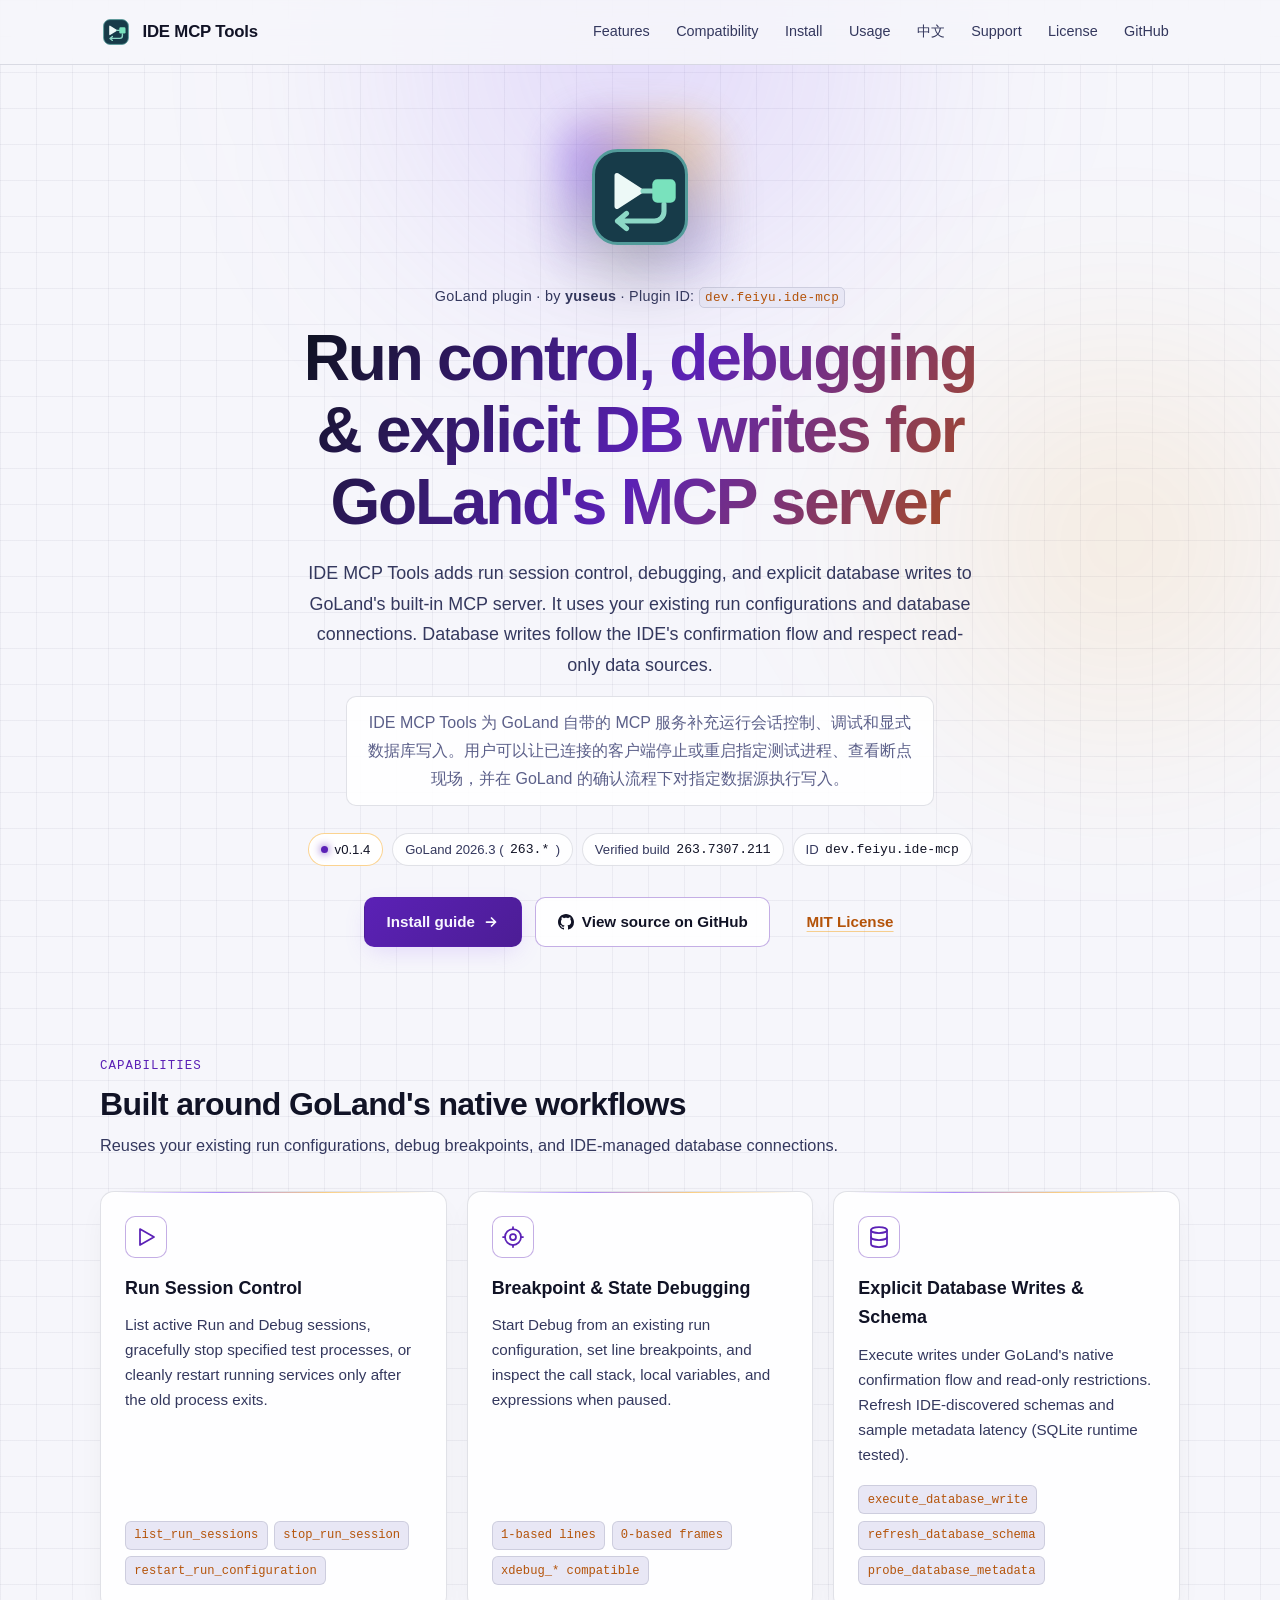
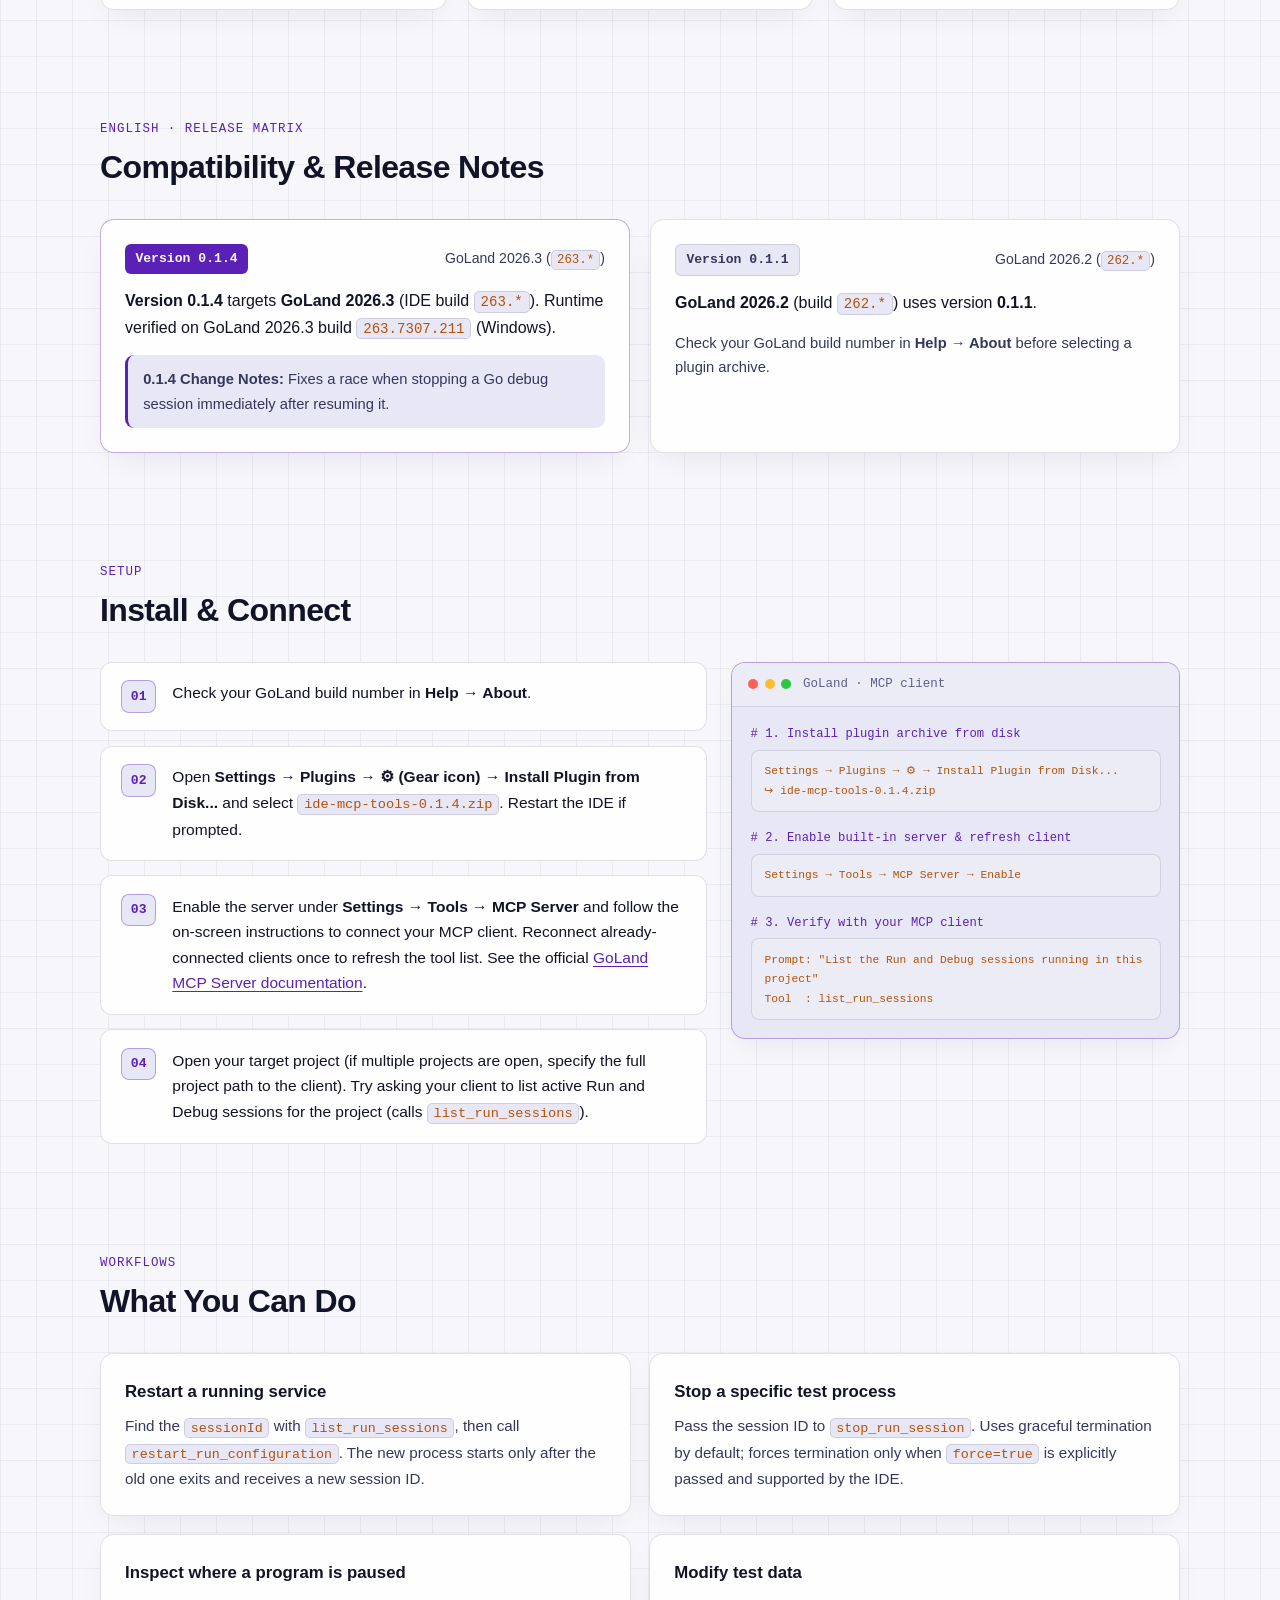
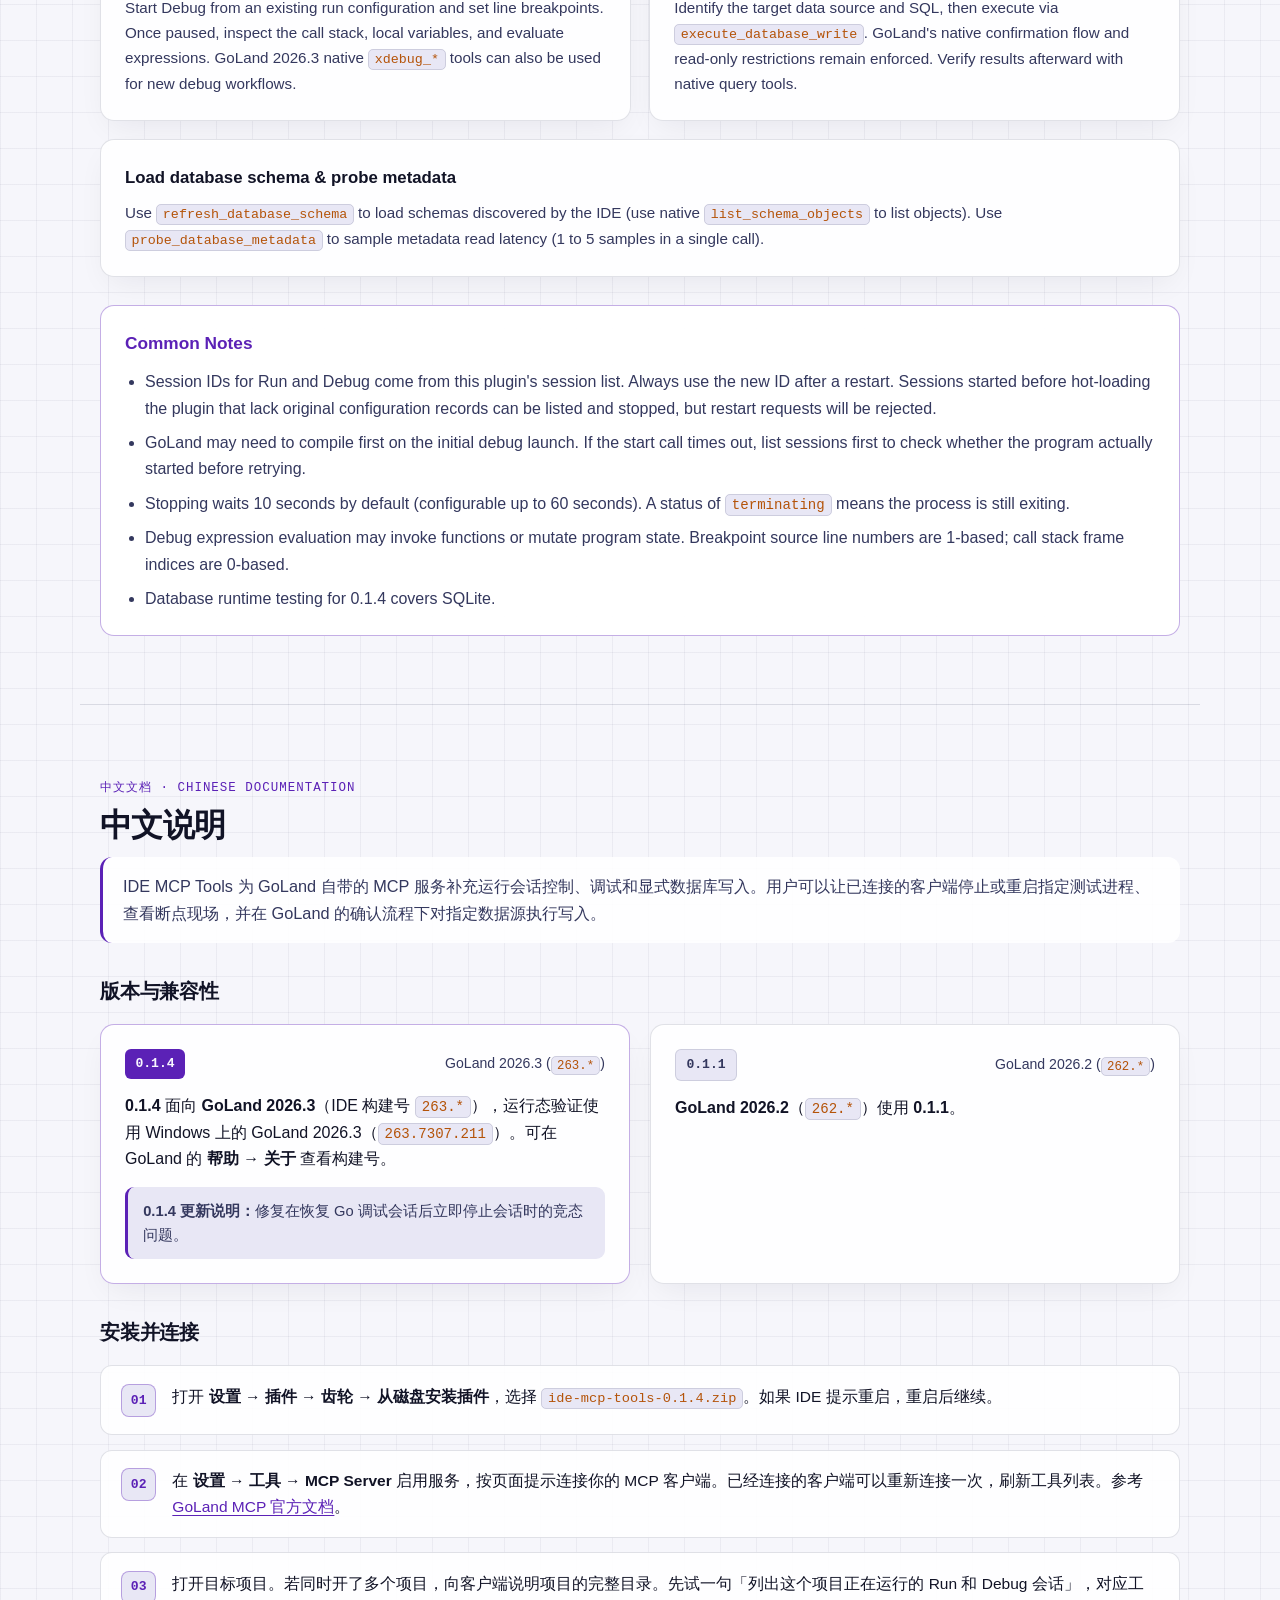
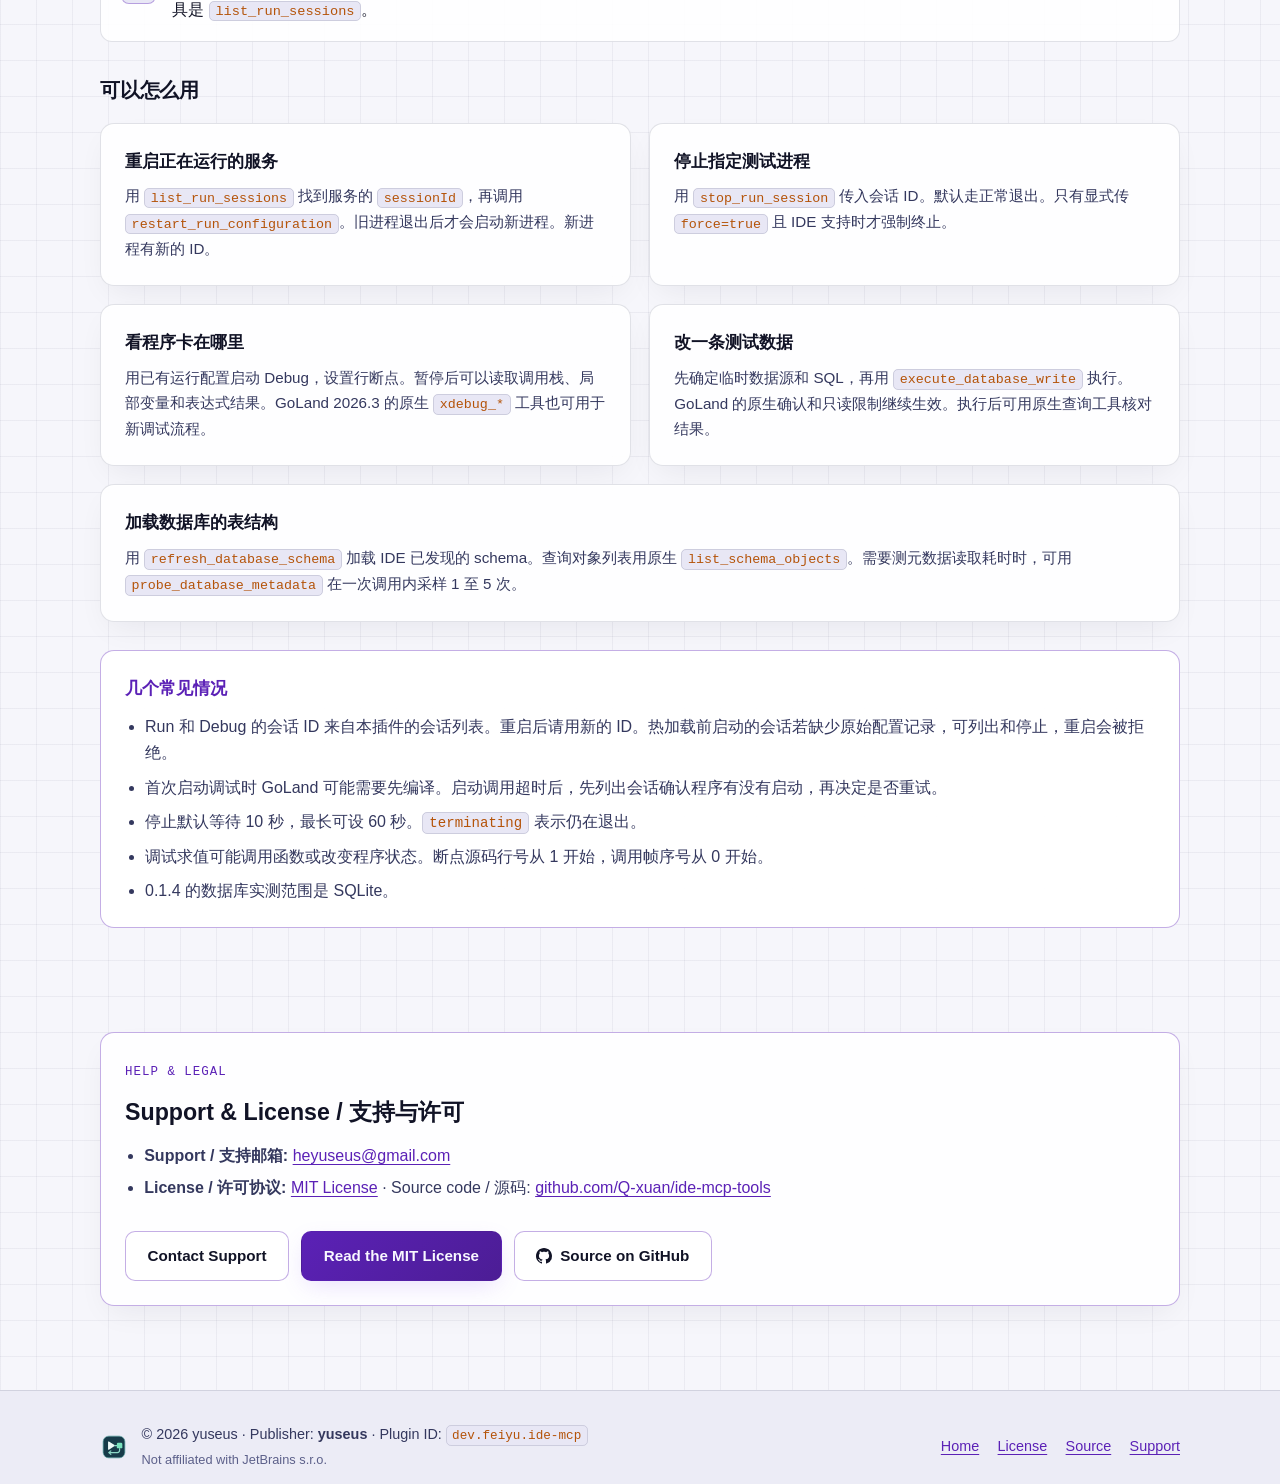
<file: docs/index.html>
<!DOCTYPE html>
<html lang="en">
<head>
  <meta charset="utf-8">
  <meta name="viewport" content="width=device-width, initial-scale=1">
  <title>IDE MCP Tools – GoLand Plugin by yuseus</title>
  <meta name="description" content="IDE MCP Tools adds run session control, debugging, and explicit database writes to GoLand's built-in MCP server.">
  <link rel="icon" type="image/svg+xml" href="pluginIcon.svg">
  <link rel="stylesheet" href="style.css">
</head>
<body>
  <a href="#main-content" class="skip-link">Skip to main content</a>

  <div class="bg-canvas" aria-hidden="true">
    <div class="glow glow-1"></div>
    <div class="glow glow-2"></div>
  </div>

  <header class="site-header">
    <div class="container nav-inner">
      <a href="./" class="brand" aria-label="IDE MCP Tools Home">
        <img src="pluginIcon.svg" alt="IDE MCP Tools icon" width="32" height="32" class="brand-icon">
        <span class="brand-name">IDE MCP Tools</span>
      </a>
      <nav class="site-nav" aria-label="Primary navigation">
        <a href="#features">Features</a>
        <a href="#compatibility">Compatibility</a>
        <a href="#install">Install</a>
        <a href="#usage">Usage</a>
        <a href="#zh" lang="zh-CN">中文</a>
        <a href="#support">Support</a>
        <a href="eula/">License</a>
        <a href="https://github.com/Q-xuan/ide-mcp-tools" rel="noopener">GitHub</a>
      </nav>
    </div>
  </header>

  <main id="main-content">
    <section class="hero" aria-labelledby="hero-title">
      <div class="container hero-inner">
        <div class="hero-icon-shell">
          <img src="pluginIcon.svg" alt="IDE MCP Tools icon" width="120" height="120" class="hero-icon">
        </div>

        <p class="eyebrow">GoLand plugin &middot; by <strong>yuseus</strong> &middot; Plugin ID: <code>dev.feiyu.ide-mcp</code></p>

        <h1 id="hero-title" class="hero-title">
          Run control, debugging &amp; explicit DB writes for GoLand's MCP server
        </h1>

        <p class="hero-lead">
          IDE MCP Tools adds run session control, debugging, and explicit database writes to GoLand's built-in MCP server. It uses your existing run configurations and database connections. Database writes follow the IDE's confirmation flow and respect read-only data sources.
        </p>

        <p class="hero-lead-zh" lang="zh-CN">
          IDE MCP Tools 为 GoLand 自带的 MCP 服务补充运行会话控制、调试和显式数据库写入。用户可以让已连接的客户端停止或重启指定测试进程、查看断点现场，并在 GoLand 的确认流程下对指定数据源执行写入。
        </p>

        <div class="badge-row" role="list" aria-label="Release highlights">
          <span class="badge badge-accent" role="listitem">
            <span class="badge-dot" aria-hidden="true"></span>
            v0.1.4
          </span>
          <span class="badge" role="listitem">GoLand 2026.3 (<code>263.*</code>)</span>
          <span class="badge" role="listitem">Verified build <code>263.7307.211</code></span>
          <span class="badge" role="listitem">ID <code>dev.feiyu.ide-mcp</code></span>
        </div>

        <div class="cta-row">
          <a href="#install" class="btn btn-primary">
            <span>Install guide</span>
            <svg width="16" height="16" viewBox="0 0 16 16" fill="none" stroke="currentColor" stroke-width="1.75" stroke-linecap="round" stroke-linejoin="round" aria-hidden="true">
              <path d="M3.5 8h9M8.5 4l4 4-4 4"/>
            </svg>
          </a>
          <a href="https://github.com/Q-xuan/ide-mcp-tools" class="btn btn-secondary" rel="noopener"><svg class="btn-icon" width="16" height="16" viewBox="0 0 16 16" aria-hidden="true" fill="currentColor"><path d="M8 0C3.58 0 0 3.58 0 8c0 3.54 2.29 6.53 5.47 7.59.4.07.55-.17.55-.38 0-.19-.01-.82-.01-1.49-2.01.37-2.53-.49-2.69-.94-.09-.23-.48-.94-.82-1.13-.28-.15-.68-.52-.01-.53.63-.01 1.08.58 1.23.82.72 1.21 1.87.87 2.33.66.07-.52.28-.87.51-1.07-1.78-.2-3.64-.89-3.64-3.95 0-.87.31-1.59.82-2.15-.08-.2-.36-1.02.08-2.12 0 0 .67-.21 2.2.82.64-.18 1.32-.27 2-.27.68 0 1.36.09 2 .27 1.53-1.04 2.2-.82 2.2-.82.44 1.1.16 1.92.08 2.12.51.56.82 1.27.82 2.15 0 3.07-1.87 3.75-3.65 3.95.29.25.54.73.54 1.48 0 1.07-.01 1.93-.01 2.2 0 .21.15.46.55.38A8.013 8.013 0 0016 8c0-4.42-3.58-8-8-8z"/></svg> View source on GitHub</a>
          <a href="eula/" class="btn btn-ghost">MIT License</a>
        </div>
      </div>
    </section>

    <section id="features" class="section" aria-labelledby="features-heading">
      <div class="container">
        <div class="section-header">
          <span class="section-kicker">Capabilities</span>
          <h2 id="features-heading">Built around GoLand's native workflows</h2>
          <p class="section-sub">Reuses your existing run configurations, debug breakpoints, and IDE-managed database connections.</p>
        </div>

        <div class="feature-grid">
          <article class="glass-card feature-card">
            <div class="feature-icon" aria-hidden="true">
              <svg width="24" height="24" viewBox="0 0 24 24" fill="none" stroke="currentColor" stroke-width="1.75" stroke-linecap="round" stroke-linejoin="round">
                <polygon points="6 4 20 12 6 20 6 4"/>
              </svg>
            </div>
            <h3>Run Session Control</h3>
            <p>List active Run and Debug sessions, gracefully stop specified test processes, or cleanly restart running services only after the old process exits.</p>
            <div class="chip-row" aria-label="Run control tools">
              <code class="tool-chip">list_run_sessions</code>
              <code class="tool-chip">stop_run_session</code>
              <code class="tool-chip">restart_run_configuration</code>
            </div>
          </article>

          <article class="glass-card feature-card">
            <div class="feature-icon" aria-hidden="true">
              <svg width="24" height="24" viewBox="0 0 24 24" fill="none" stroke="currentColor" stroke-width="1.75" stroke-linecap="round" stroke-linejoin="round">
                <circle cx="12" cy="12" r="8"/>
                <circle cx="12" cy="12" r="3"/>
                <line x1="12" y1="2" x2="12" y2="4"/>
                <line x1="12" y1="20" x2="12" y2="22"/>
                <line x1="2" y1="12" x2="4" y2="12"/>
                <line x1="20" y1="12" x2="22" y2="12"/>
              </svg>
            </div>
            <h3>Breakpoint &amp; State Debugging</h3>
            <p>Start Debug from an existing run configuration, set line breakpoints, and inspect the call stack, local variables, and expressions when paused.</p>
            <div class="chip-row" aria-label="Debugging integration">
              <code class="tool-chip">1-based lines</code>
              <code class="tool-chip">0-based frames</code>
              <code class="tool-chip">xdebug_* compatible</code>
            </div>
          </article>

          <article class="glass-card feature-card">
            <div class="feature-icon" aria-hidden="true">
              <svg width="24" height="24" viewBox="0 0 24 24" fill="none" stroke="currentColor" stroke-width="1.75" stroke-linecap="round" stroke-linejoin="round">
                <ellipse cx="12" cy="5" rx="8" ry="3"/>
                <path d="M4 5v7c0 1.66 3.58 3 8 3s8-1.34 8-3V5"/>
                <path d="M4 12v7c0 1.66 3.58 3 8 3s8-1.34 8-3v-7"/>
              </svg>
            </div>
            <h3>Explicit Database Writes &amp; Schema</h3>
            <p>Execute writes under GoLand's native confirmation flow and read-only restrictions. Refresh IDE-discovered schemas and sample metadata latency (SQLite runtime tested).</p>
            <div class="chip-row" aria-label="Database tools">
              <code class="tool-chip">execute_database_write</code>
              <code class="tool-chip">refresh_database_schema</code>
              <code class="tool-chip">probe_database_metadata</code>
            </div>
          </article>
        </div>
      </div>
    </section>

    <section id="compatibility" class="section" aria-labelledby="compat-heading">
      <div class="container">
        <div class="section-header">
          <span class="section-kicker">English &middot; Release Matrix</span>
          <h2 id="compat-heading">Compatibility &amp; Release Notes</h2>
        </div>

        <div class="compat-grid">
          <div class="glass-card compat-card compat-current">
            <div class="compat-top">
              <span class="version-pill">Version 0.1.4</span>
              <span class="target-pill">GoLand 2026.3 (<code>263.*</code>)</span>
            </div>
            <p class="compat-body">
              <strong>Version 0.1.4</strong> targets <strong>GoLand 2026.3</strong> (IDE build <code>263.*</code>). Runtime verified on GoLand 2026.3 build <code>263.7307.211</code> (Windows).
            </p>
            <div class="changelog-box">
              <strong>0.1.4 Change Notes:</strong> Fixes a race when stopping a Go debug session immediately after resuming it.
            </div>
          </div>

          <div class="glass-card compat-card">
            <div class="compat-top">
              <span class="version-pill version-pill-muted">Version 0.1.1</span>
              <span class="target-pill">GoLand 2026.2 (<code>262.*</code>)</span>
            </div>
            <p class="compat-body">
              <strong>GoLand 2026.2</strong> (build <code>262.*</code>) uses version <strong>0.1.1</strong>.
            </p>
            <p class="compat-note">
              Check your GoLand build number in <strong>Help &rarr; About</strong> before selecting a plugin archive.
            </p>
          </div>
        </div>
      </div>
    </section>

    <section id="install" class="section" aria-labelledby="install-heading">
      <div class="container">
        <div class="section-header">
          <span class="section-kicker">Setup</span>
          <h2 id="install-heading">Install &amp; Connect</h2>
        </div>

        <div class="install-layout">
          <ol class="step-timeline">
            <li class="step-item">
              <span class="step-num" aria-hidden="true">01</span>
              <div class="step-body">
                Check your GoLand build number in <strong>Help &rarr; About</strong>.
              </div>
            </li>
            <li class="step-item">
              <span class="step-num" aria-hidden="true">02</span>
              <div class="step-body">
                Open <strong>Settings &rarr; Plugins &rarr; &#9881; (Gear icon) &rarr; Install Plugin from Disk...</strong> and select <code>ide-mcp-tools-0.1.4.zip</code>. Restart the IDE if prompted.
              </div>
            </li>
            <li class="step-item">
              <span class="step-num" aria-hidden="true">03</span>
              <div class="step-body">
                Enable the server under <strong>Settings &rarr; Tools &rarr; MCP Server</strong> and follow the on-screen instructions to connect your MCP client. Reconnect already-connected clients once to refresh the tool list. See the official <a href="https://www.jetbrains.com/help/go/mcp-server.html" rel="noopener noreferrer">GoLand MCP Server documentation</a>.
              </div>
            </li>
            <li class="step-item">
              <span class="step-num" aria-hidden="true">04</span>
              <div class="step-body">
                Open your target project (if multiple projects are open, specify the full project path to the client). Try asking your client to list active Run and Debug sessions for the project (calls <code>list_run_sessions</code>).
              </div>
            </li>
          </ol>

          <aside class="ide-window" aria-label="GoLand MCP setup walkthrough">
            <div class="ide-titlebar">
              <div class="ide-dots" aria-hidden="true">
                <span class="dot dot-red"></span>
                <span class="dot dot-amber"></span>
                <span class="dot dot-green"></span>
              </div>
              <span class="ide-title">GoLand &middot; MCP client</span>
            </div>
            <div class="ide-body">
              <div class="ide-block">
                <span class="ide-label"># 1. Install plugin archive from disk</span>
                <pre><code>Settings &rarr; Plugins &rarr; &#9881; &rarr; Install Plugin from Disk...
&hookrightarrow; ide-mcp-tools-0.1.4.zip</code></pre>
              </div>
              <div class="ide-block">
                <span class="ide-label"># 2. Enable built-in server &amp; refresh client</span>
                <pre><code>Settings &rarr; Tools &rarr; MCP Server &rarr; Enable</code></pre>
              </div>
              <div class="ide-block">
                <span class="ide-label"># 3. Verify with your MCP client</span>
                <pre><code>Prompt: "List the Run and Debug sessions running in this project"
Tool  : list_run_sessions</code></pre>
              </div>
            </div>
          </aside>
        </div>
      </div>
    </section>

    <section id="usage" class="section" aria-labelledby="usage-heading">
      <div class="container">
        <div class="section-header">
          <span class="section-kicker">Workflows</span>
          <h2 id="usage-heading">What You Can Do</h2>
        </div>

        <ul class="usage-grid">
          <li class="glass-card usage-card">
            <h3>Restart a running service</h3>
            <p>Find the <code>sessionId</code> with <code>list_run_sessions</code>, then call <code>restart_run_configuration</code>. The new process starts only after the old one exits and receives a new session ID.</p>
          </li>
          <li class="glass-card usage-card">
            <h3>Stop a specific test process</h3>
            <p>Pass the session ID to <code>stop_run_session</code>. Uses graceful termination by default; forces termination only when <code>force=true</code> is explicitly passed and supported by the IDE.</p>
          </li>
          <li class="glass-card usage-card">
            <h3>Inspect where a program is paused</h3>
            <p>Start Debug from an existing run configuration and set line breakpoints. Once paused, inspect the call stack, local variables, and evaluate expressions. GoLand 2026.3 native <code>xdebug_*</code> tools can also be used for new debug workflows.</p>
          </li>
          <li class="glass-card usage-card">
            <h3>Modify test data</h3>
            <p>Identify the target data source and SQL, then execute via <code>execute_database_write</code>. GoLand's native confirmation flow and read-only restrictions remain enforced. Verify results afterward with native query tools.</p>
          </li>
          <li class="glass-card usage-card usage-card-wide">
            <h3>Load database schema &amp; probe metadata</h3>
            <p>Use <code>refresh_database_schema</code> to load schemas discovered by the IDE (use native <code>list_schema_objects</code> to list objects). Use <code>probe_database_metadata</code> to sample metadata read latency (1 to 5 samples in a single call).</p>
          </li>
        </ul>

        <div class="callout-panel">
          <h3 class="callout-title">Common Notes</h3>
          <ul class="notes-list">
            <li>Session IDs for Run and Debug come from this plugin's session list. Always use the new ID after a restart. Sessions started before hot-loading the plugin that lack original configuration records can be listed and stopped, but restart requests will be rejected.</li>
            <li>GoLand may need to compile first on the initial debug launch. If the start call times out, list sessions first to check whether the program actually started before retrying.</li>
            <li>Stopping waits 10 seconds by default (configurable up to 60 seconds). A status of <code>terminating</code> means the process is still exiting.</li>
            <li>Debug expression evaluation may invoke functions or mutate program state. Breakpoint source line numbers are 1-based; call stack frame indices are 0-based.</li>
            <li>Database runtime testing for 0.1.4 covers SQLite.</li>
          </ul>
        </div>
      </div>
    </section>

    <hr class="section-divider container">

    <section id="zh" lang="zh-CN" class="section" aria-labelledby="zh-heading">
      <div class="container">
        <div class="section-header">
          <span class="section-kicker">中文文档 &middot; Chinese Documentation</span>
          <h2 id="zh-heading">中文说明</h2>
          <p class="lead-card">IDE MCP Tools 为 GoLand 自带的 MCP 服务补充运行会话控制、调试和显式数据库写入。用户可以让已连接的客户端停止或重启指定测试进程、查看断点现场，并在 GoLand 的确认流程下对指定数据源执行写入。</p>
        </div>

        <div class="zh-block">
          <h3 class="sub-heading">版本与兼容性</h3>
          <div class="compat-grid">
            <div class="glass-card compat-card compat-current">
              <div class="compat-top">
                <span class="version-pill">0.1.4</span>
                <span class="target-pill">GoLand 2026.3 (<code>263.*</code>)</span>
              </div>
              <p class="compat-body">
                <strong>0.1.4</strong> 面向 <strong>GoLand 2026.3</strong>（IDE 构建号 <code>263.*</code>），运行态验证使用 Windows 上的 GoLand 2026.3（<code>263.7307.211</code>）。可在 GoLand 的 <strong>帮助 &rarr; 关于</strong> 查看构建号。
              </p>
              <div class="changelog-box">
                <strong>0.1.4 更新说明：</strong>修复在恢复 Go 调试会话后立即停止会话时的竞态问题。
              </div>
            </div>

            <div class="glass-card compat-card">
              <div class="compat-top">
                <span class="version-pill version-pill-muted">0.1.1</span>
                <span class="target-pill">GoLand 2026.2 (<code>262.*</code>)</span>
              </div>
              <p class="compat-body">
                <strong>GoLand 2026.2</strong>（<code>262.*</code>）使用 <strong>0.1.1</strong>。
              </p>
            </div>
          </div>
        </div>

        <div class="zh-block">
          <h3 class="sub-heading">安装并连接</h3>
          <ol class="step-timeline">
            <li class="step-item">
              <span class="step-num" aria-hidden="true">01</span>
              <div class="step-body">
                打开 <strong>设置 &rarr; 插件 &rarr; 齿轮 &rarr; 从磁盘安装插件</strong>，选择 <code>ide-mcp-tools-0.1.4.zip</code>。如果 IDE 提示重启，重启后继续。
              </div>
            </li>
            <li class="step-item">
              <span class="step-num" aria-hidden="true">02</span>
              <div class="step-body">
                在 <strong>设置 &rarr; 工具 &rarr; MCP Server</strong> 启用服务，按页面提示连接你的 MCP 客户端。已经连接的客户端可以重新连接一次，刷新工具列表。参考 <a href="https://www.jetbrains.com/help/go/mcp-server.html" rel="noopener noreferrer">GoLand MCP 官方文档</a>。
              </div>
            </li>
            <li class="step-item">
              <span class="step-num" aria-hidden="true">03</span>
              <div class="step-body">
                打开目标项目。若同时开了多个项目，向客户端说明项目的完整目录。先试一句「列出这个项目正在运行的 Run 和 Debug 会话」，对应工具是 <code>list_run_sessions</code>。
              </div>
            </li>
          </ol>
        </div>

        <div class="zh-block">
          <h3 class="sub-heading">可以怎么用</h3>
          <ul class="usage-grid">
            <li class="glass-card usage-card">
              <h4>重启正在运行的服务</h4>
              <p>用 <code>list_run_sessions</code> 找到服务的 <code>sessionId</code>，再调用 <code>restart_run_configuration</code>。旧进程退出后才会启动新进程。新进程有新的 ID。</p>
            </li>
            <li class="glass-card usage-card">
              <h4>停止指定测试进程</h4>
              <p>用 <code>stop_run_session</code> 传入会话 ID。默认走正常退出。只有显式传 <code>force=true</code> 且 IDE 支持时才强制终止。</p>
            </li>
            <li class="glass-card usage-card">
              <h4>看程序卡在哪里</h4>
              <p>用已有运行配置启动 Debug，设置行断点。暂停后可以读取调用栈、局部变量和表达式结果。GoLand 2026.3 的原生 <code>xdebug_*</code> 工具也可用于新调试流程。</p>
            </li>
            <li class="glass-card usage-card">
              <h4>改一条测试数据</h4>
              <p>先确定临时数据源和 SQL，再用 <code>execute_database_write</code> 执行。GoLand 的原生确认和只读限制继续生效。执行后可用原生查询工具核对结果。</p>
            </li>
            <li class="glass-card usage-card usage-card-wide">
              <h4>加载数据库的表结构</h4>
              <p>用 <code>refresh_database_schema</code> 加载 IDE 已发现的 schema。查询对象列表用原生 <code>list_schema_objects</code>。需要测元数据读取耗时时，可用 <code>probe_database_metadata</code> 在一次调用内采样 1 至 5 次。</p>
            </li>
          </ul>
        </div>

        <div class="callout-panel">
          <h3 class="callout-title">几个常见情况</h3>
          <ul class="notes-list">
            <li>Run 和 Debug 的会话 ID 来自本插件的会话列表。重启后请用新的 ID。热加载前启动的会话若缺少原始配置记录，可列出和停止，重启会被拒绝。</li>
            <li>首次启动调试时 GoLand 可能需要先编译。启动调用超时后，先列出会话确认程序有没有启动，再决定是否重试。</li>
            <li>停止默认等待 10 秒，最长可设 60 秒。<code>terminating</code> 表示仍在退出。</li>
            <li>调试求值可能调用函数或改变程序状态。断点源码行号从 1 开始，调用帧序号从 0 开始。</li>
            <li>0.1.4 的数据库实测范围是 SQLite。</li>
          </ul>
        </div>
      </div>
    </section>

    <section id="support" class="section" aria-labelledby="support-heading">
      <div class="container">
        <div class="glass-card support-band">
          <div class="support-copy">
            <span class="section-kicker">Help &amp; Legal</span>
            <h2 id="support-heading">Support &amp; License / 支持与许可</h2>
            <ul class="support-list">
              <li><strong>Support / 支持邮箱:</strong> <a href="mailto:heyuseus@gmail.com">heyuseus@gmail.com</a></li>
              <li><strong>License / 许可协议:</strong> <a href="eula/">MIT License</a> &middot; Source code / 源码: <a href="https://github.com/Q-xuan/ide-mcp-tools" rel="noopener">github.com/Q-xuan/ide-mcp-tools</a></li>
            </ul>
          </div>
          <div class="support-actions">
            <a href="mailto:heyuseus@gmail.com" class="btn btn-secondary">Contact Support</a>
            <a href="eula/" class="btn btn-primary">Read the MIT License</a>
            <a href="https://github.com/Q-xuan/ide-mcp-tools" class="btn btn-secondary" rel="noopener"><svg class="btn-icon" width="16" height="16" viewBox="0 0 16 16" aria-hidden="true" fill="currentColor"><path d="M8 0C3.58 0 0 3.58 0 8c0 3.54 2.29 6.53 5.47 7.59.4.07.55-.17.55-.38 0-.19-.01-.82-.01-1.49-2.01.37-2.53-.49-2.69-.94-.09-.23-.48-.94-.82-1.13-.28-.15-.68-.52-.01-.53.63-.01 1.08.58 1.23.82.72 1.21 1.87.87 2.33.66.07-.52.28-.87.51-1.07-1.78-.2-3.64-.89-3.64-3.95 0-.87.31-1.59.82-2.15-.08-.2-.36-1.02.08-2.12 0 0 .67-.21 2.2.82.64-.18 1.32-.27 2-.27.68 0 1.36.09 2 .27 1.53-1.04 2.2-.82 2.2-.82.44 1.1.16 1.92.08 2.12.51.56.82 1.27.82 2.15 0 3.07-1.87 3.75-3.65 3.95.29.25.54.73.54 1.48 0 1.07-.01 1.93-.01 2.2 0 .21.15.46.55.38A8.013 8.013 0 0016 8c0-4.42-3.58-8-8-8z"/></svg> Source on GitHub</a>
          </div>
        </div>
      </div>
    </section>
  </main>

  <footer class="site-footer">
    <div class="container footer-inner">
      <div class="footer-brand">
        <img src="pluginIcon.svg" alt="IDE MCP Tools icon" width="28" height="28" class="brand-icon">
        <div>
          <div class="footer-title">&copy; 2026 yuseus &middot; Publisher: <strong>yuseus</strong> &middot; Plugin ID: <code>dev.feiyu.ide-mcp</code></div>
          <p class="footer-disclaimer">Not affiliated with JetBrains s.r.o.</p>
        </div>
      </div>
      <nav class="footer-nav" aria-label="Footer navigation">
        <a href="./">Home</a>
        <a href="eula/">License</a>
        <a href="https://github.com/Q-xuan/ide-mcp-tools" rel="noopener">Source</a>
        <a href="mailto:heyuseus@gmail.com">Support</a>
      </nav>
    </div>
  </footer>
</body>
</html>
</file>
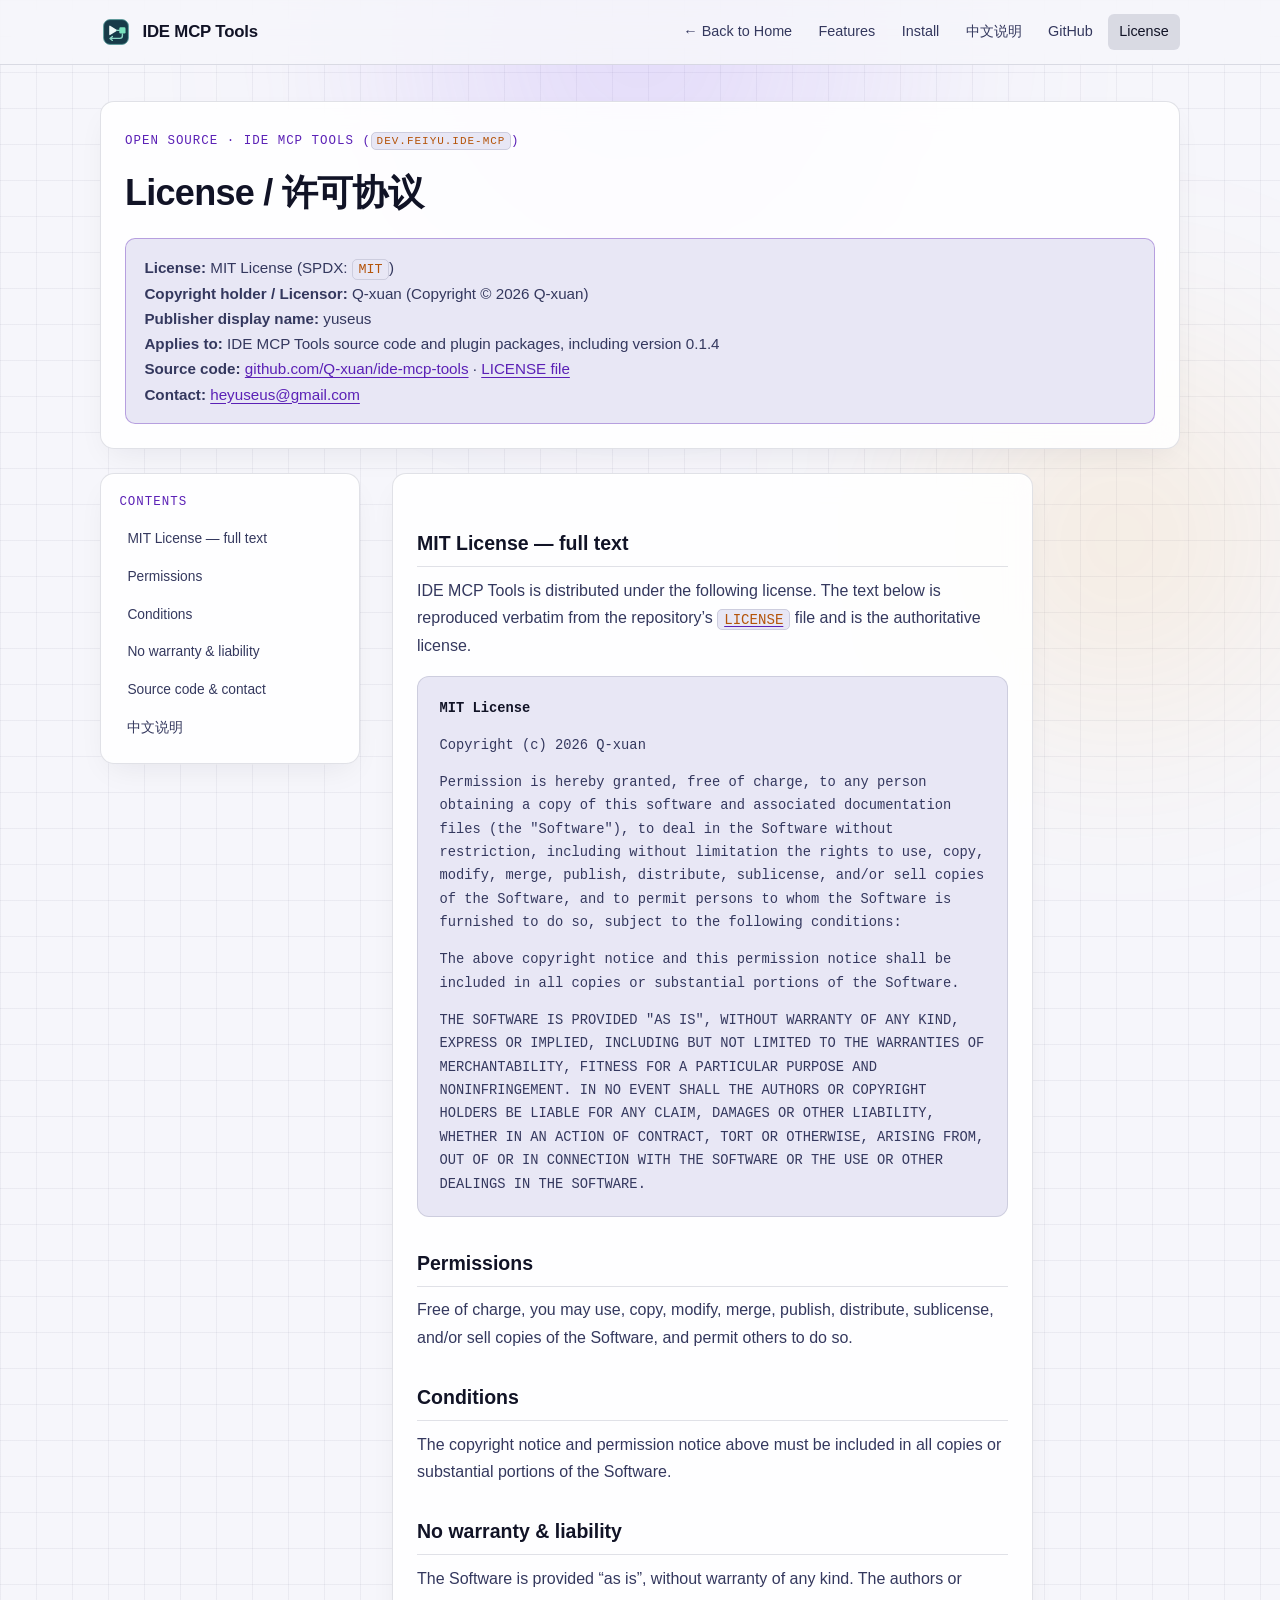
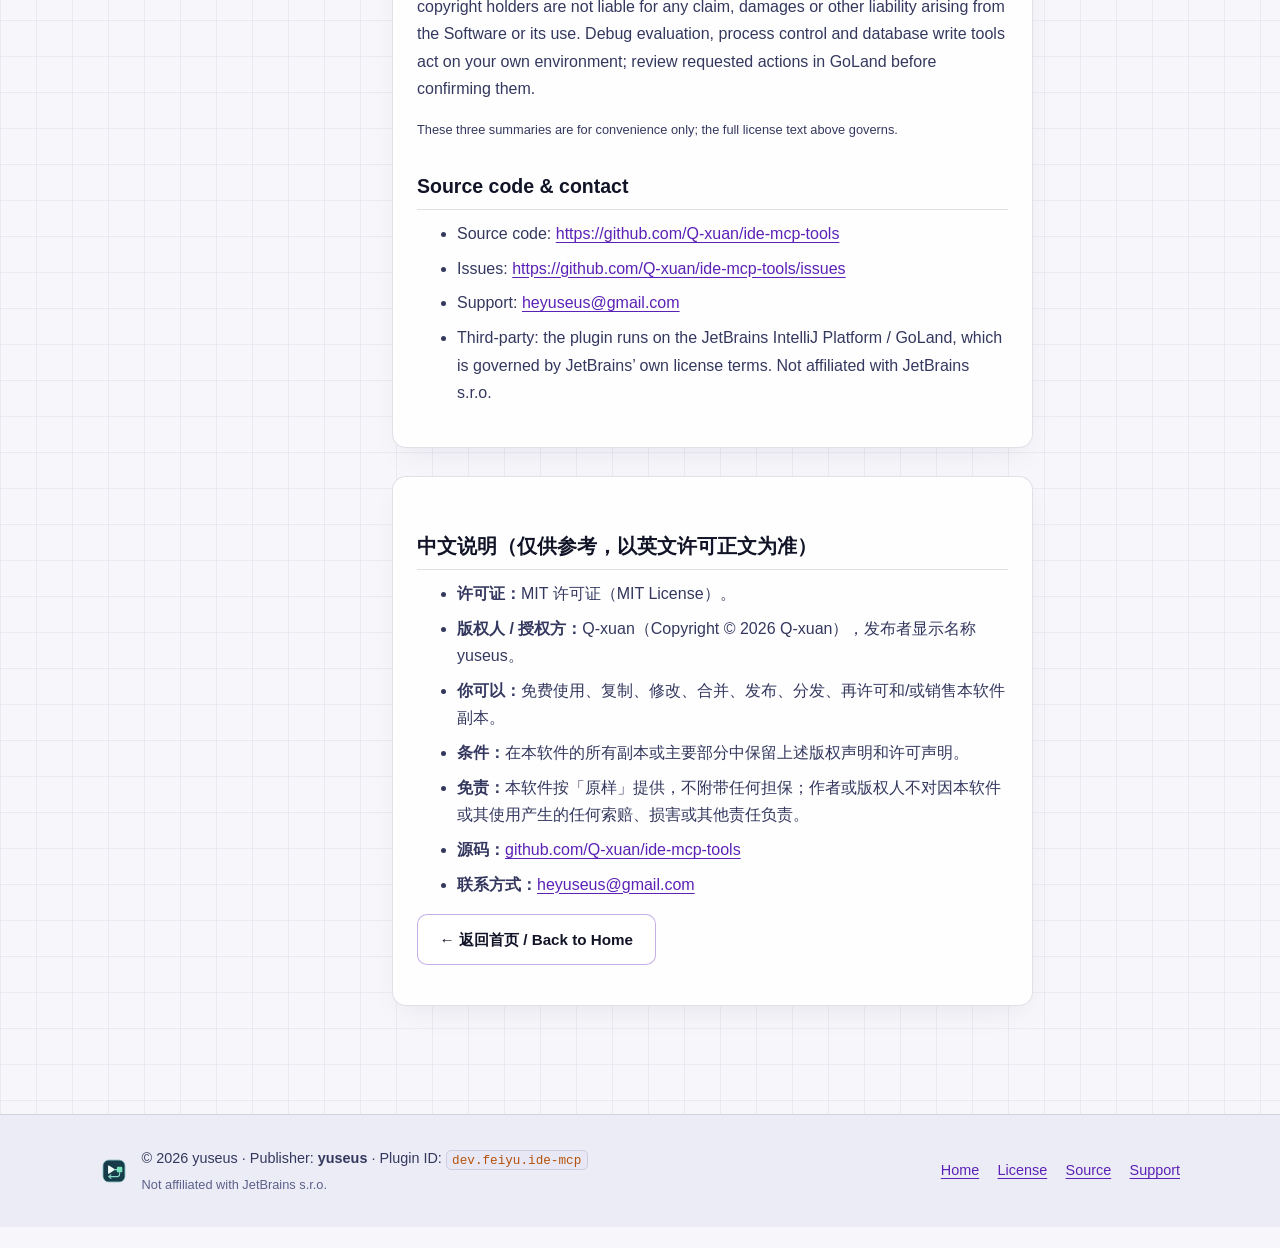
<file: docs/eula/index.html>
<!DOCTYPE html>
<html lang="en">
<head>
  <meta charset="utf-8">
  <meta name="viewport" content="width=device-width, initial-scale=1">
  <title>License / 许可协议 (MIT) – IDE MCP Tools</title>
  <meta name="description" content="IDE MCP Tools is open source under the MIT License. Copyright (c) 2026 Q-xuan.">
  <link rel="icon" type="image/svg+xml" href="../pluginIcon.svg">
  <link rel="stylesheet" href="../style.css">
</head>
<body>
  <a href="#main-content" class="skip-link">Skip to main content</a>

  <div class="bg-canvas" aria-hidden="true">
    <div class="glow glow-1"></div>
    <div class="glow glow-2"></div>
  </div>

  <header class="site-header">
    <div class="container nav-inner">
      <a href="../" class="brand" aria-label="IDE MCP Tools Home">
        <img src="../pluginIcon.svg" alt="IDE MCP Tools icon" width="32" height="32" class="brand-icon">
        <span class="brand-name">IDE MCP Tools</span>
      </a>
      <nav class="site-nav" aria-label="Primary navigation">
        <a href="../">&larr; Back to Home</a>
        <a href="../#features">Features</a>
        <a href="../#install">Install</a>
        <a href="#zh" lang="zh-CN">中文说明</a>
        <a href="https://github.com/Q-xuan/ide-mcp-tools" rel="noopener">GitHub</a>
        <a href="./" aria-current="page">License</a>
      </nav>
    </div>
  </header>

  <main id="main-content" class="container eula-main">
    <div class="eula-header glass-card">
      <div class="eula-header-top">
        <span class="section-kicker">Open source &middot; IDE MCP Tools (<code>dev.feiyu.ide-mcp</code>)</span>
        <h1 id="eula-title">License / 许可协议</h1>
      </div>
      <p class="meta-box">
        <strong>License:</strong> MIT License (SPDX: <code>MIT</code>)<br>
        <strong>Copyright holder / Licensor:</strong> Q-xuan (Copyright &copy; 2026 Q-xuan)<br>
        <strong>Publisher display name:</strong> yuseus<br>
        <strong>Applies to:</strong> IDE MCP Tools source code and plugin packages, including version 0.1.4<br>
        <strong>Source code:</strong> <a href="https://github.com/Q-xuan/ide-mcp-tools" rel="noopener">github.com/Q-xuan/ide-mcp-tools</a> &middot; <a href="https://github.com/Q-xuan/ide-mcp-tools/blob/main/LICENSE" rel="noopener">LICENSE file</a><br>
        <strong>Contact:</strong> <a href="mailto:heyuseus@gmail.com">heyuseus@gmail.com</a>
      </p>
    </div>

    <details class="toc-mobile glass-card">
      <summary>Table of Contents / 目录</summary>
      <nav aria-label="Mobile table of contents">
        <ol class="toc-list">
              <li><a href="#license">MIT License — full text</a></li>
              <li><a href="#s1">Permissions</a></li>
              <li><a href="#s2">Conditions</a></li>
              <li><a href="#s3">No warranty &amp; liability</a></li>
              <li><a href="#source">Source code &amp; contact</a></li>
              <li><a href="#zh" lang="zh-CN">中文说明</a></li>
        </ol>
      </nav>
    </details>

    <div class="eula-layout">
      <aside class="toc-sidebar" aria-label="Document sections">
        <div class="toc-sticky glass-card">
          <div class="toc-heading">Contents</div>
          <nav aria-label="Table of contents">
            <ol class="toc-list">
              <li><a href="#license">MIT License — full text</a></li>
              <li><a href="#s1">Permissions</a></li>
              <li><a href="#s2">Conditions</a></li>
              <li><a href="#s3">No warranty &amp; liability</a></li>
              <li><a href="#source">Source code &amp; contact</a></li>
              <li><a href="#zh" lang="zh-CN">中文说明</a></li>
            </ol>
          </nav>
        </div>
      </aside>

      <div class="eula-content">
        <article class="glass-card legal-prose" aria-labelledby="eula-title">
          <h2 id="license">MIT License — full text</h2>
          <p>IDE MCP Tools is distributed under the following license. The text below is reproduced verbatim from the repository&rsquo;s <a href="https://github.com/Q-xuan/ide-mcp-tools/blob/main/LICENSE" rel="noopener"><code>LICENSE</code></a> file and is the authoritative license.</p>
          <div class="license-text" lang="en">
<p>MIT License</p>
<p>Copyright (c) 2026 Q-xuan</p>
<p>Permission is hereby granted, free of charge, to any person obtaining a copy of this software and associated documentation files (the &quot;Software&quot;), to deal in the Software without restriction, including without limitation the rights to use, copy, modify, merge, publish, distribute, sublicense, and/or sell copies of the Software, and to permit persons to whom the Software is furnished to do so, subject to the following conditions:</p>
<p>The above copyright notice and this permission notice shall be included in all copies or substantial portions of the Software.</p>
<p>THE SOFTWARE IS PROVIDED &quot;AS IS&quot;, WITHOUT WARRANTY OF ANY KIND, EXPRESS OR IMPLIED, INCLUDING BUT NOT LIMITED TO THE WARRANTIES OF MERCHANTABILITY, FITNESS FOR A PARTICULAR PURPOSE AND NONINFRINGEMENT. IN NO EVENT SHALL THE AUTHORS OR COPYRIGHT HOLDERS BE LIABLE FOR ANY CLAIM, DAMAGES OR OTHER LIABILITY, WHETHER IN AN ACTION OF CONTRACT, TORT OR OTHERWISE, ARISING FROM, OUT OF OR IN CONNECTION WITH THE SOFTWARE OR THE USE OR OTHER DEALINGS IN THE SOFTWARE.</p>
</div>

          <h2 id="s1">Permissions</h2>
          <p>Free of charge, you may use, copy, modify, merge, publish, distribute, sublicense, and/or sell copies of the Software, and permit others to do so.</p>
          <h2 id="s2">Conditions</h2>
          <p>The copyright notice and permission notice above must be included in all copies or substantial portions of the Software.</p>
          <h2 id="s3">No warranty &amp; liability</h2>
          <p>The Software is provided &ldquo;as is&rdquo;, without warranty of any kind. The authors or copyright holders are not liable for any claim, damages or other liability arising from the Software or its use. Debug evaluation, process control and database write tools act on your own environment; review requested actions in GoLand before confirming them.</p>
          <p class="footer-disclaimer">These three summaries are for convenience only; the full license text above governs.</p>

          <h2 id="source">Source code &amp; contact</h2>
          <ul>
            <li>Source code: <a href="https://github.com/Q-xuan/ide-mcp-tools" rel="noopener">https://github.com/Q-xuan/ide-mcp-tools</a></li>
            <li>Issues: <a href="https://github.com/Q-xuan/ide-mcp-tools/issues" rel="noopener">https://github.com/Q-xuan/ide-mcp-tools/issues</a></li>
            <li>Support: <a href="mailto:heyuseus@gmail.com">heyuseus@gmail.com</a></li>
            <li>Third-party: the plugin runs on the JetBrains IntelliJ Platform / GoLand, which is governed by JetBrains&rsquo; own license terms. Not affiliated with JetBrains s.r.o.</li>
          </ul>
        </article>

        <section id="zh" lang="zh-CN" class="glass-card legal-prose">
          <h2>中文说明（仅供参考，以英文许可正文为准）</h2>
          <ul>
            <li><strong>许可证：</strong>MIT 许可证（MIT License）。</li>
            <li><strong>版权人 / 授权方：</strong>Q-xuan（Copyright &copy; 2026 Q-xuan），发布者显示名称 yuseus。</li>
            <li><strong>你可以：</strong>免费使用、复制、修改、合并、发布、分发、再许可和/或销售本软件副本。</li>
            <li><strong>条件：</strong>在本软件的所有副本或主要部分中保留上述版权声明和许可声明。</li>
            <li><strong>免责：</strong>本软件按「原样」提供，不附带任何担保；作者或版权人不对因本软件或其使用产生的任何索赔、损害或其他责任负责。</li>
            <li><strong>源码：</strong><a href="https://github.com/Q-xuan/ide-mcp-tools" rel="noopener">github.com/Q-xuan/ide-mcp-tools</a></li>
            <li><strong>联系方式：</strong><a href="mailto:heyuseus@gmail.com">heyuseus@gmail.com</a></li>
          </ul>
          <p><a href="../" class="btn btn-secondary">&larr; 返回首页 / Back to Home</a></p>
        </section>
      </div>
    </div>
  </main>

  <footer class="site-footer">
    <div class="container footer-inner">
      <div class="footer-brand">
        <img src="../pluginIcon.svg" alt="IDE MCP Tools icon" width="28" height="28" class="brand-icon">
        <div>
          <div class="footer-title">&copy; 2026 yuseus &middot; Publisher: <strong>yuseus</strong> &middot; Plugin ID: <code>dev.feiyu.ide-mcp</code></div>
          <p class="footer-disclaimer">Not affiliated with JetBrains s.r.o.</p>
        </div>
      </div>
      <nav class="footer-nav" aria-label="Footer navigation">
        <a href="../">Home</a>
        <a href="./">License</a>
        <a href="https://github.com/Q-xuan/ide-mcp-tools" rel="noopener">Source</a>
        <a href="mailto:heyuseus@gmail.com">Support</a>
      </nav>
    </div>
  </footer>
</body>
</html>
</file>
<file: docs/style.css>
:root {
  --font-sans: Inter, -apple-system, BlinkMacSystemFont, 'Segoe UI', 'PingFang SC', 'Hiragino Sans GB', 'Microsoft YaHei', 'Noto Sans CJK SC', sans-serif;
  --font-mono: 'JetBrains Mono', ui-monospace, SFMono-Regular, Menlo, Consolas, monospace;
  --bg: #0b0d19;
  --bg-elevated: #111528;
  --bg-card: rgba(22, 27, 51, 0.62);
  --bg-card-strong: rgba(30, 36, 68, 0.82);
  --bg-nav: rgba(11, 13, 25, 0.80);
  --bg-code: rgba(15, 18, 36, 0.94);
  --text: #f3f2ff;
  --text-secondary: #c0bce0;
  --text-muted: #8e8ab5;
  --accent: #a78bfa;
  --accent-secondary: #f59e0b;
  --accent-teal: #7c5dfa;
  --accent-deep: #1e2246;
  --border: rgba(196, 181, 253, 0.16);
  --border-strong: rgba(167, 139, 250, 0.42);
  --grid-line: rgba(196, 181, 253, 0.045);
  --glow-primary: rgba(139, 92, 246, 0.18);
  --glow-secondary: rgba(245, 158, 11, 0.14);
  --shadow-card: 0 16px 40px -12px rgba(6, 7, 15, 0.72), inset 0 1px 0 0 rgba(243, 242, 255, 0.08);
  --shadow-hover: 0 22px 48px -12px rgba(6, 7, 15, 0.90), inset 0 1px 0 0 rgba(167, 139, 250, 0.30);
  --btn-primary-bg: linear-gradient(135deg, #7c3aed 0%, #6d28d9 100%);
  --btn-primary-text: #ffffff;
}

@media (prefers-color-scheme: light) {
  :root {
    --bg: #f6f6fb;
    --bg-elevated: #ececf6;
    --bg-card: rgba(255, 255, 255, 0.88);
    --bg-card-strong: rgba(255, 255, 255, 0.97);
    --bg-nav: rgba(246, 246, 251, 0.86);
    --bg-code: #e8e7f5;
    --text: #111326;
    --text-secondary: #34385e;
    --text-muted: #5c608a;
    --accent: #5b21b6;
    --accent-secondary: #b45309;
    --accent-teal: #4c1d95;
    --accent-deep: #e2dff7;
    --border: rgba(30, 34, 70, 0.13);
    --border-strong: rgba(91, 33, 182, 0.36);
    --grid-line: rgba(30, 34, 70, 0.05);
    --glow-primary: rgba(139, 92, 246, 0.22);
    --glow-secondary: rgba(245, 158, 11, 0.15);
    --shadow-card: 0 12px 32px -10px rgba(17, 19, 38, 0.08), inset 0 1px 0 0 rgba(255, 255, 255, 0.85);
    --shadow-hover: 0 18px 40px -10px rgba(17, 19, 38, 0.15), inset 0 1px 0 0 rgba(255, 255, 255, 1);
    --btn-primary-bg: linear-gradient(135deg, #5b21b6 0%, #4c1d95 100%);
    --btn-primary-text: #f8f7ff;
  }
}

*,
*::before,
*::after {
  box-sizing: border-box;
}

html {
  scroll-behavior: smooth;
  scroll-padding-top: 5rem;
}

body {
  margin: 0;
  font-family: var(--font-sans);
  font-size: 1rem;
  line-height: 1.65;
  color: var(--text);
  background-color: var(--bg);
  background-image:
    linear-gradient(to right, var(--grid-line) 1px, transparent 1px),
    linear-gradient(to bottom, var(--grid-line) 1px, transparent 1px);
  background-size: 36px 36px;
  overflow-x: hidden;
  -webkit-font-smoothing: antialiased;
}

/* Ambient background glows */
.bg-canvas {
  position: fixed;
  inset: 0;
  pointer-events: none;
  z-index: -1;
  overflow: hidden;
}

.glow {
  position: absolute;
  border-radius: 50%;
  filter: blur(90px);
}

.glow-1 {
  width: 540px;
  height: 540px;
  top: -180px;
  left: 50%;
  transform: translateX(-50%);
  background: radial-gradient(circle, var(--glow-primary) 0%, transparent 70%);
}

.glow-2 {
  width: 460px;
  height: 460px;
  top: 260px;
  right: -120px;
  background: radial-gradient(circle, var(--glow-secondary) 0%, transparent 70%);
}

/* Accessibility skip link */
.skip-link {
  position: absolute;
  top: -3.5rem;
  left: 1rem;
  z-index: 200;
  padding: 0.6rem 1rem;
  background: var(--accent);
  color: var(--btn-primary-text);
  font-weight: 600;
  border-radius: 8px;
  text-decoration: none;
  transition: top 0.2s ease;
}

.skip-link:focus {
  top: 1rem;
}

a {
  color: var(--accent);
  text-decoration: underline;
  text-underline-offset: 3px;
  transition: color 0.15s ease;
}

a:hover {
  color: var(--accent-secondary);
  text-decoration: none;
}

:focus-visible {
  outline: 2px solid var(--accent);
  outline-offset: 3px;
  border-radius: 4px;
}

.container {
  max-width: 1120px;
  margin: 0 auto;
  padding: 0 1.25rem;
}

/* Sticky top navigation */
.site-header {
  position: sticky;
  top: 0;
  z-index: 100;
  background: var(--bg-nav);
  backdrop-filter: blur(14px);
  -webkit-backdrop-filter: blur(14px);
  border-bottom: 1px solid var(--border);
}

.nav-inner {
  display: flex;
  align-items: center;
  justify-content: space-between;
  gap: 1rem;
  min-height: 4rem;
}

.brand {
  display: inline-flex;
  align-items: center;
  gap: 0.65rem;
  text-decoration: none;
  color: var(--text);
  font-weight: 700;
  font-size: 1.05rem;
  letter-spacing: -0.01em;
  flex-shrink: 0;
}

.brand-icon {
  border-radius: 7px;
  flex-shrink: 0;
}

.site-nav {
  display: flex;
  align-items: center;
  gap: 0.25rem;
  overflow-x: auto;
  max-width: 100%;
  scrollbar-width: none;
  padding: 0.25rem 0;
}

.site-nav::-webkit-scrollbar {
  display: none;
}

.site-nav a {
  color: var(--text-secondary);
  text-decoration: none;
  font-size: 0.9rem;
  font-weight: 500;
  padding: 0.4rem 0.7rem;
  border-radius: 6px;
  white-space: nowrap;
  transition: color 0.15s ease, background-color 0.15s ease;
}

.site-nav a:hover,
.site-nav a[aria-current="page"] {
  color: var(--text);
  background: var(--border);
}

/* Hero section */
.hero {
  padding: 4.5rem 0 3.25rem;
  text-align: center;
}

.hero-inner {
  max-width: 820px;
  margin: 0 auto;
}

.hero-icon-shell {
  display: inline-flex;
  align-items: center;
  justify-content: center;
  padding: 0.75rem;
  border-radius: 26px;
  background: radial-gradient(circle at 30% 20%, rgba(139, 92, 246, 0.22), rgba(30, 36, 68, 0.55));
  border: 1px solid var(--border-strong);
  box-shadow: 0 0 48px var(--glow-primary), var(--shadow-card);
  margin-bottom: 1.5rem;
}

.hero-icon {
  width: 104px;
  height: 104px;
  display: block;
}

.eyebrow {
  margin: 0 0 0.9rem;
  font-size: 0.9rem;
  color: var(--text-secondary);
  letter-spacing: 0.02em;
}

.hero-title {
  margin: 0 0 1.25rem;
  font-size: clamp(2rem, 4.6vw, 3.35rem);
  line-height: 1.12;
  letter-spacing: -0.028em;
  font-weight: 800;
  background: linear-gradient(135deg, var(--text) 15%, var(--accent-secondary) 60%, var(--accent) 100%);
  -webkit-background-clip: text;
  background-clip: text;
  color: transparent;
}

.hero-lead {
  margin: 0 auto 1rem;
  font-size: 1.12rem;
  line-height: 1.7;
  color: var(--text-secondary);
  max-width: 68ch;
}

.hero-lead-zh {
  margin: 0 auto 1.65rem;
  font-size: 1rem;
  line-height: 1.75;
  color: var(--text-muted);
  max-width: 66ch;
  padding: 0.75rem 1rem;
  border-radius: 10px;
  background: var(--bg-card);
  border: 1px solid var(--border);
}

.badge-row {
  display: flex;
  flex-wrap: wrap;
  justify-content: center;
  gap: 0.55rem;
  margin-bottom: 1.9rem;
}

.badge {
  display: inline-flex;
  align-items: center;
  gap: 0.4rem;
  padding: 0.32rem 0.75rem;
  border-radius: 999px;
  font-size: 0.82rem;
  font-weight: 500;
  color: var(--text-secondary);
  background: var(--bg-card);
  border: 1px solid var(--border);
}

.badge code {
  background: transparent;
  padding: 0;
  border: 0;
  font-size: 0.82rem;
  color: var(--text);
}

.badge-accent {
  color: var(--text);
  border-color: var(--border-strong);
  background: var(--bg-card-strong);
}

.badge-dot {
  width: 7px;
  height: 7px;
  border-radius: 50%;
  background: var(--accent);
  box-shadow: 0 0 8px var(--accent);
}

.cta-row {
  display: flex;
  flex-wrap: wrap;
  justify-content: center;
  gap: 0.85rem;
}

.btn {
  display: inline-flex;
  align-items: center;
  justify-content: center;
  gap: 0.5rem;
  padding: 0.72rem 1.35rem;
  border-radius: 10px;
  font-weight: 600;
  font-size: 0.95rem;
  text-decoration: none;
  border: 1px solid transparent;
  transition: transform 0.15s ease, box-shadow 0.15s ease, border-color 0.15s ease;
}

.btn-primary {
  background: var(--btn-primary-bg);
  color: var(--btn-primary-text);
  box-shadow: 0 8px 24px -6px var(--glow-primary);
}

.btn-primary:hover {
  color: var(--btn-primary-text);
}

.btn-secondary {
  background: var(--bg-card);
  color: var(--text);
  border-color: var(--border-strong);
}

.btn-secondary:hover {
  color: var(--accent);
  border-color: var(--accent);
}

/* Generic sections & headings */
.section {
  padding: 3.25rem 0;
}

.section-header {
  margin-bottom: 2rem;
}

.section-kicker {
  display: inline-block;
  font-family: var(--font-mono);
  font-size: 0.78rem;
  text-transform: uppercase;
  letter-spacing: 0.08em;
  color: var(--accent);
  margin-bottom: 0.45rem;
}

.section-header h2 {
  margin: 0 0 0.5rem;
  font-size: clamp(1.5rem, 2.6vw, 2rem);
  letter-spacing: -0.02em;
  line-height: 1.25;
}

.section-sub {
  margin: 0;
  color: var(--text-secondary);
  font-size: 1.02rem;
}

.sub-heading {
  font-size: 1.25rem;
  margin: 2rem 0 1rem;
  letter-spacing: -0.01em;
}

/* Glass cards */
.glass-card {
  background: var(--bg-card);
  backdrop-filter: blur(12px);
  -webkit-backdrop-filter: blur(12px);
  border: 1px solid var(--border);
  border-radius: 14px;
  padding: 1.5rem;
  box-shadow: var(--shadow-card);
  transition: border-color 0.2s ease, box-shadow 0.2s ease, transform 0.2s ease;
}

/* Feature grid */
.feature-grid {
  display: grid;
  grid-template-columns: repeat(3, 1fr);
  gap: 1.25rem;
}

.feature-card {
  display: flex;
  flex-direction: column;
}

.feature-icon {
  width: 42px;
  height: 42px;
  border-radius: 10px;
  display: inline-flex;
  align-items: center;
  justify-content: center;
  background: var(--bg-card-strong);
  border: 1px solid var(--border-strong);
  color: var(--accent);
  margin-bottom: 1rem;
}

.feature-card h3 {
  margin: 0 0 0.55rem;
  font-size: 1.12rem;
}

.feature-card p {
  margin: 0 0 1.15rem;
  color: var(--text-secondary);
  font-size: 0.95rem;
  flex: 1;
}

.chip-row {
  display: flex;
  flex-wrap: wrap;
  gap: 0.4rem;
}

.tool-chip {
  font-family: var(--font-mono);
  font-size: 0.76rem;
  padding: 0.22rem 0.52rem;
  border-radius: 6px;
  background: var(--bg-code);
  border: 1px solid var(--border);
  color: var(--accent-secondary);
}

/* Compatibility grid */
.compat-grid {
  display: grid;
  grid-template-columns: repeat(2, 1fr);
  gap: 1.25rem;
}

.compat-current {
  border-color: var(--border-strong);
}

.compat-top {
  display: flex;
  flex-wrap: wrap;
  align-items: center;
  justify-content: space-between;
  gap: 0.5rem;
  margin-bottom: 0.9rem;
}

.version-pill {
  font-family: var(--font-mono);
  font-size: 0.82rem;
  font-weight: 700;
  padding: 0.25rem 0.65rem;
  border-radius: 6px;
  background: var(--accent);
  color: var(--btn-primary-text);
}

.version-pill-muted {
  background: var(--bg-code);
  color: var(--text-secondary);
  border: 1px solid var(--border);
}

.target-pill {
  font-size: 0.88rem;
  color: var(--text-secondary);
}

.compat-body {
  margin: 0 0 0.9rem;
  color: var(--text);
}

.compat-note {
  margin: 0;
  font-size: 0.92rem;
  color: var(--text-secondary);
}

.changelog-box {
  padding: 0.75rem 0.95rem;
  border-radius: 9px;
  background: var(--bg-code);
  border-left: 3px solid var(--accent);
  font-size: 0.92rem;
  color: var(--text-secondary);
}

/* Install section */
.install-layout {
  display: grid;
  grid-template-columns: 1.15fr 0.85fr;
  gap: 1.5rem;
  align-items: start;
}

.step-timeline {
  list-style: none;
  margin: 0;
  padding: 0;
  display: flex;
  flex-direction: column;
  gap: 0.9rem;
}

.step-item {
  display: flex;
  gap: 1rem;
  align-items: flex-start;
  padding: 1.1rem 1.25rem;
  border-radius: 12px;
  background: var(--bg-card);
  border: 1px solid var(--border);
}

.step-num {
  font-family: var(--font-mono);
  font-size: 0.82rem;
  font-weight: 700;
  color: var(--accent);
  background: var(--bg-code);
  border: 1px solid var(--border-strong);
  border-radius: 8px;
  padding: 0.28rem 0.55rem;
  flex-shrink: 0;
}

.step-body {
  color: var(--text);
  font-size: 0.97rem;
}

/* Stylized IDE / Terminal window */
.ide-window {
  border-radius: 14px;
  background: var(--bg-code);
  border: 1px solid var(--border-strong);
  box-shadow: var(--shadow-card);
  overflow: hidden;
}

.ide-titlebar {
  display: flex;
  align-items: center;
  gap: 0.75rem;
  padding: 0.7rem 1rem;
  background: var(--bg-elevated);
  border-bottom: 1px solid var(--border);
}

.ide-dots {
  display: inline-flex;
  gap: 0.4rem;
}

.dot {
  width: 10px;
  height: 10px;
  border-radius: 50%;
  display: inline-block;
}

.dot-red {
  background: #ff5f56;
}

.dot-amber {
  background: #ffbd2e;
}

.dot-green {
  background: #27c93f;
}

.ide-title {
  font-family: var(--font-mono);
  font-size: 0.78rem;
  color: var(--text-muted);
}

.ide-body {
  padding: 1.1rem 1.15rem;
  display: flex;
  flex-direction: column;
  gap: 1rem;
}

.ide-label {
  display: block;
  font-family: var(--font-mono);
  font-size: 0.76rem;
  color: var(--accent);
  margin-bottom: 0.35rem;
}

.ide-block pre {
  margin: 0;
  padding: 0.65rem 0.8rem;
  border-radius: 8px;
  background: var(--bg-elevated);
  border: 1px solid var(--border);
  overflow-x: auto;
  font-family: var(--font-mono);
  font-size: 0.8rem;
  line-height: 1.55;
  color: var(--text);
}

.ide-block pre code {
  background: transparent;
  padding: 0;
  border: 0;
}

/* Usage grid */
.usage-grid {
  list-style: none;
  margin: 0 0 1.75rem;
  padding: 0;
  display: grid;
  grid-template-columns: repeat(2, 1fr);
  gap: 1.15rem;
}

.usage-card h3,
.usage-card h4 {
  margin: 0 0 0.5rem;
  font-size: 1.05rem;
  color: var(--text);
}

.usage-card p {
  margin: 0;
  color: var(--text-secondary);
  font-size: 0.95rem;
}

.usage-card-wide {
  grid-column: 1 / -1;
}

/* Common notes callout */
.callout-panel {
  border-radius: 14px;
  padding: 1.4rem 1.5rem;
  background: var(--bg-card-strong);
  border: 1px solid var(--border-strong);
}

.callout-title {
  margin: 0 0 0.75rem;
  font-size: 1.08rem;
  color: var(--accent);
}

.notes-list {
  margin: 0;
  padding-left: 1.25rem;
  color: var(--text-secondary);
}

.notes-list li {
  margin-bottom: 0.5rem;
}

.notes-list li:last-child {
  margin-bottom: 0;
}

/* Chinese section helpers */
.lead-card {
  margin: 0.75rem 0 0;
  padding: 1rem 1.25rem;
  border-radius: 12px;
  background: var(--bg-card);
  border-left: 3px solid var(--accent);
  color: var(--text-secondary);
  font-size: 1.02rem;
}

.zh-block {
  margin-bottom: 1.75rem;
}

/* Support band */
.support-band {
  display: flex;
  align-items: center;
  justify-content: space-between;
  flex-wrap: wrap;
  gap: 1.5rem;
  border-color: var(--border-strong);
}

.support-copy h2 {
  margin: 0.2rem 0 0.75rem;
  font-size: 1.45rem;
}

.support-list {
  margin: 0;
  padding-left: 1.2rem;
  color: var(--text-secondary);
}

.support-list li {
  margin-bottom: 0.35rem;
}

.support-actions {
  display: flex;
  flex-wrap: wrap;
  gap: 0.75rem;
}

/* Code inline */
code {
  font-family: var(--font-mono);
  font-size: 0.88em;
  background-color: var(--bg-code);
  border: 1px solid var(--border);
  padding: 0.14em 0.42em;
  border-radius: 5px;
  color: var(--accent-secondary);
  word-break: break-word;
}

.section-divider {
  border: 0;
  border-top: 1px solid var(--border);
  margin: 1rem auto;
}

/* Footer */
.site-footer {
  border-top: 1px solid var(--border);
  background: var(--bg-elevated);
  padding: 2rem 0;
  margin-top: 2rem;
  font-size: 0.9rem;
  color: var(--text-muted);
}

.footer-inner {
  display: flex;
  justify-content: space-between;
  align-items: center;
  flex-wrap: wrap;
  gap: 1rem;
}

.footer-brand {
  display: flex;
  align-items: center;
  gap: 0.85rem;
}

.footer-title {
  color: var(--text-secondary);
}

.footer-disclaimer {
  margin: 0.15rem 0 0;
  font-size: 0.8rem;
  color: var(--text-muted);
}

.footer-nav {
  display: flex;
  gap: 1.15rem;
}

/* EULA Page */
.eula-main {
  padding-top: 2.25rem;
  padding-bottom: 3rem;
}

.eula-header {
  margin-bottom: 1.5rem;
}

.eula-header h1 {
  margin: 0.25rem 0 1rem;
  font-size: clamp(1.6rem, 3vw, 2.25rem);
  letter-spacing: -0.02em;
}

.meta-box {
  margin: 0;
  padding: 1rem 1.15rem;
  border-radius: 10px;
  background: var(--bg-code);
  border: 1px solid var(--border-strong);
  color: var(--text-secondary);
  font-size: 0.95rem;
}

.toc-mobile {
  display: block;
  margin-bottom: 1.5rem;
  padding: 0.9rem 1.15rem;
}

.toc-mobile summary {
  cursor: pointer;
  font-weight: 600;
  color: var(--accent);
}

.eula-layout {
  display: block;
}

.toc-sidebar {
  display: none;
}

.toc-heading {
  font-family: var(--font-mono);
  font-size: 0.78rem;
  text-transform: uppercase;
  letter-spacing: 0.08em;
  color: var(--accent);
  margin-bottom: 0.65rem;
}

.toc-list {
  list-style: none;
  margin: 0.5rem 0 0;
  padding: 0;
  display: flex;
  flex-direction: column;
  gap: 0.35rem;
}

.toc-list a {
  display: block;
  font-size: 0.86rem;
  color: var(--text-secondary);
  text-decoration: none;
  padding: 0.3rem 0.5rem;
  border-radius: 6px;
}

.toc-list a:hover {
  color: var(--text);
  background: var(--border);
}

.legal-prose {
  max-width: 72ch;
  line-height: 1.72;
  margin-bottom: 1.75rem;
}

.legal-prose h2 {
  margin-top: 1.85rem;
  margin-bottom: 0.6rem;
  font-size: 1.22rem;
  color: var(--text);
  border-bottom: 1px solid var(--border);
  padding-bottom: 0.35rem;
}

.legal-prose p,
.legal-prose ul {
  color: var(--text-secondary);
  margin-top: 0;
  margin-bottom: 1rem;
}

.legal-prose li {
  margin-bottom: 0.45rem;
}

.legal-notice {
  padding: 1rem 1.15rem;
  border-radius: 10px;
  background: var(--bg-code);
  border-left: 3px solid var(--accent);
  color: var(--text) !important;
}

.zh-eula-card h2 {
  margin-top: 0;
}

/* 404 Page */
.notfound-main {
  padding: 4.5rem 0;
  display: flex;
  align-items: center;
  justify-content: center;
}

.notfound-card {
  max-width: 580px;
  width: 100%;
  text-align: center;
  padding: 2.5rem 1.75rem;
}

.notfound-code {
  font-family: var(--font-mono);
  font-size: 3.5rem;
  font-weight: 800;
  line-height: 1;
  color: var(--accent);
  margin-bottom: 0.75rem;
}

/* Desktop >= 1024px layout for EULA sticky TOC */
@media (min-width: 1024px) {
  .toc-mobile {
    display: none;
  }

  .eula-layout {
    display: grid;
    grid-template-columns: 260px 1fr;
    gap: 2rem;
    align-items: start;
  }

  .toc-sidebar {
    display: block;
    position: sticky;
    top: 5.25rem;
  }

  .toc-sticky {
    padding: 1.15rem;
  }
}

/* Tablet & Mobile responsive adjustments */
@media (max-width: 900px) {
  .feature-grid,
  .compat-grid,
  .install-layout,
  .usage-grid {
    grid-template-columns: 1fr;
  }
}

@media (max-width: 600px) {
  .nav-inner {
    flex-direction: column;
    align-items: flex-start;
    padding-top: 0.6rem;
    padding-bottom: 0.6rem;
    gap: 0.35rem;
  }

  .site-nav {
    width: 100%;
  }

  .hero {
    padding: 2.75rem 0 2.25rem;
  }

  .glass-card {
    padding: 1.2rem;
  }

  .step-item {
    padding: 0.95rem 1rem;
  }
}

/* Subtle motion only when user has no reduced-motion preference */
@media (prefers-reduced-motion: no-preference) {
  @keyframes fadeUp {
    from {
      opacity: 0;
      transform: translateY(10px);
    }
    to {
      opacity: 1;
      transform: translateY(0);
    }
  }

  @keyframes glowDrift {
    0%, 100% {
      transform: translate(-50%, 0) scale(1);
    }
    50% {
      transform: translate(-46%, 18px) scale(1.06);
    }
  }

  .hero-inner {
    animation: fadeUp 0.55s ease-out both;
  }

  .glow-1 {
    animation: glowDrift 16s ease-in-out infinite;
  }

  .glass-card:hover {
    transform: translateY(-2px);
    border-color: var(--border-strong);
    box-shadow: var(--shadow-hover);
  }

  .btn:hover {
    transform: translateY(-1px);
  }
}

/* ===== Polish pass (manual review) ===== */
:root { --glow-primary: rgba(139, 92, 246, 0.26); --glow-secondary: rgba(245, 158, 11, 0.12); }
@media (prefers-color-scheme: light) { :root { --glow-primary: rgba(139, 92, 246, 0.22); --glow-secondary: rgba(245, 158, 11, 0.14); } }
.glow-1 { width: 820px; height: 620px; top: -260px; }
.glow-2 { width: 560px; height: 560px; }

/* Icon already has its own rounded tile: drop the extra box, add a halo ring instead */
.hero-icon-shell {
  position: relative;
  padding: 0;
  background: none;
  border: 0;
  box-shadow: none;
  margin-bottom: 1.75rem;
  isolation: isolate;
}
.hero-icon-shell::before {
  content: "";
  position: absolute;
  inset: -22px;
  border-radius: 40px;
  background: conic-gradient(from 210deg, rgba(139, 92, 246,0), rgba(139, 92, 246,0.55), rgba(245, 158, 11,0.15), rgba(196, 181, 253,0.5), rgba(139, 92, 246,0));
  filter: blur(18px);
  opacity: 0.75;
  z-index: -1;
}
.hero-icon { width: 120px; height: 120px; filter: drop-shadow(0 18px 36px rgba(0,0,0,0.35)); }
.hero-title { font-size: clamp(2.1rem, 5.4vw, 4rem); letter-spacing: -0.035em; text-wrap: balance; }
.hero-lead { text-wrap: pretty; }

/* Terminal: never clip the sample prompt */
.ide-block pre { white-space: pre-wrap; overflow-wrap: anywhere; }

/* Gradient hairline on cards */
.feature-card { position: relative; }
.feature-card::after {
  content: "";
  position: absolute; left: 16px; right: 16px; top: 0; height: 1px;
  background: linear-gradient(90deg, transparent, rgba(139, 92, 246,0.6), transparent);
  pointer-events: none;
}

@media (prefers-reduced-motion: no-preference) {
  @keyframes haloSpin { to { transform: rotate(360deg); } }
  .hero-icon-shell::before { animation: haloSpin 18s linear infinite; }
}
@media (max-width: 480px) {
  .hero-icon, .hero-icon-shell img { width: 96px; height: 96px; }
  .glow-1 { width: 520px; height: 460px; }
}

/* ===== v3: Nebula Indigo & Amber ===== */
.hero-title { background: linear-gradient(120deg, var(--text) 8%, var(--accent) 52%, var(--accent-secondary) 100%); -webkit-background-clip: text; background-clip: text; color: transparent; }
.hero-icon-shell::before { background: conic-gradient(from 210deg, rgba(139,92,246,0), rgba(139,92,246,0.6), rgba(245,158,11,0.35), rgba(196,181,253,0.5), rgba(139,92,246,0)); }
.feature-card::after { background: linear-gradient(90deg, transparent, rgba(139,92,246,0.7), rgba(245,158,11,0.5), transparent); }
.badge:first-child { border-color: rgba(245,158,11,0.45); }
.license-text { white-space: normal; font-family: var(--font-mono); font-size: 0.86rem; line-height: 1.7; padding: 1.25rem 1.35rem; border-radius: 12px; background: var(--bg-code); border: 1px solid var(--border); overflow-wrap: anywhere; margin: 0 0 1.5rem; }
.license-badges { display: flex; flex-wrap: wrap; gap: .5rem; margin-top: 1rem; }
.btn-icon { flex: none; vertical-align: -2px; }
.btn-ghost { background: transparent; color: var(--accent-secondary); border-color: transparent; text-decoration: underline; text-underline-offset: 4px; text-decoration-color: rgba(245,158,11,0.45); }
.btn-ghost:hover { color: var(--accent); text-decoration-color: currentColor; }
.license-text::selection, ::selection { background: rgba(139,92,246,0.35); }
.license-text p { margin: 0 0 1em; } .license-text p:last-child { margin-bottom: 0; } .license-text p:first-child { font-weight: 700; color: var(--text); }
</file>
